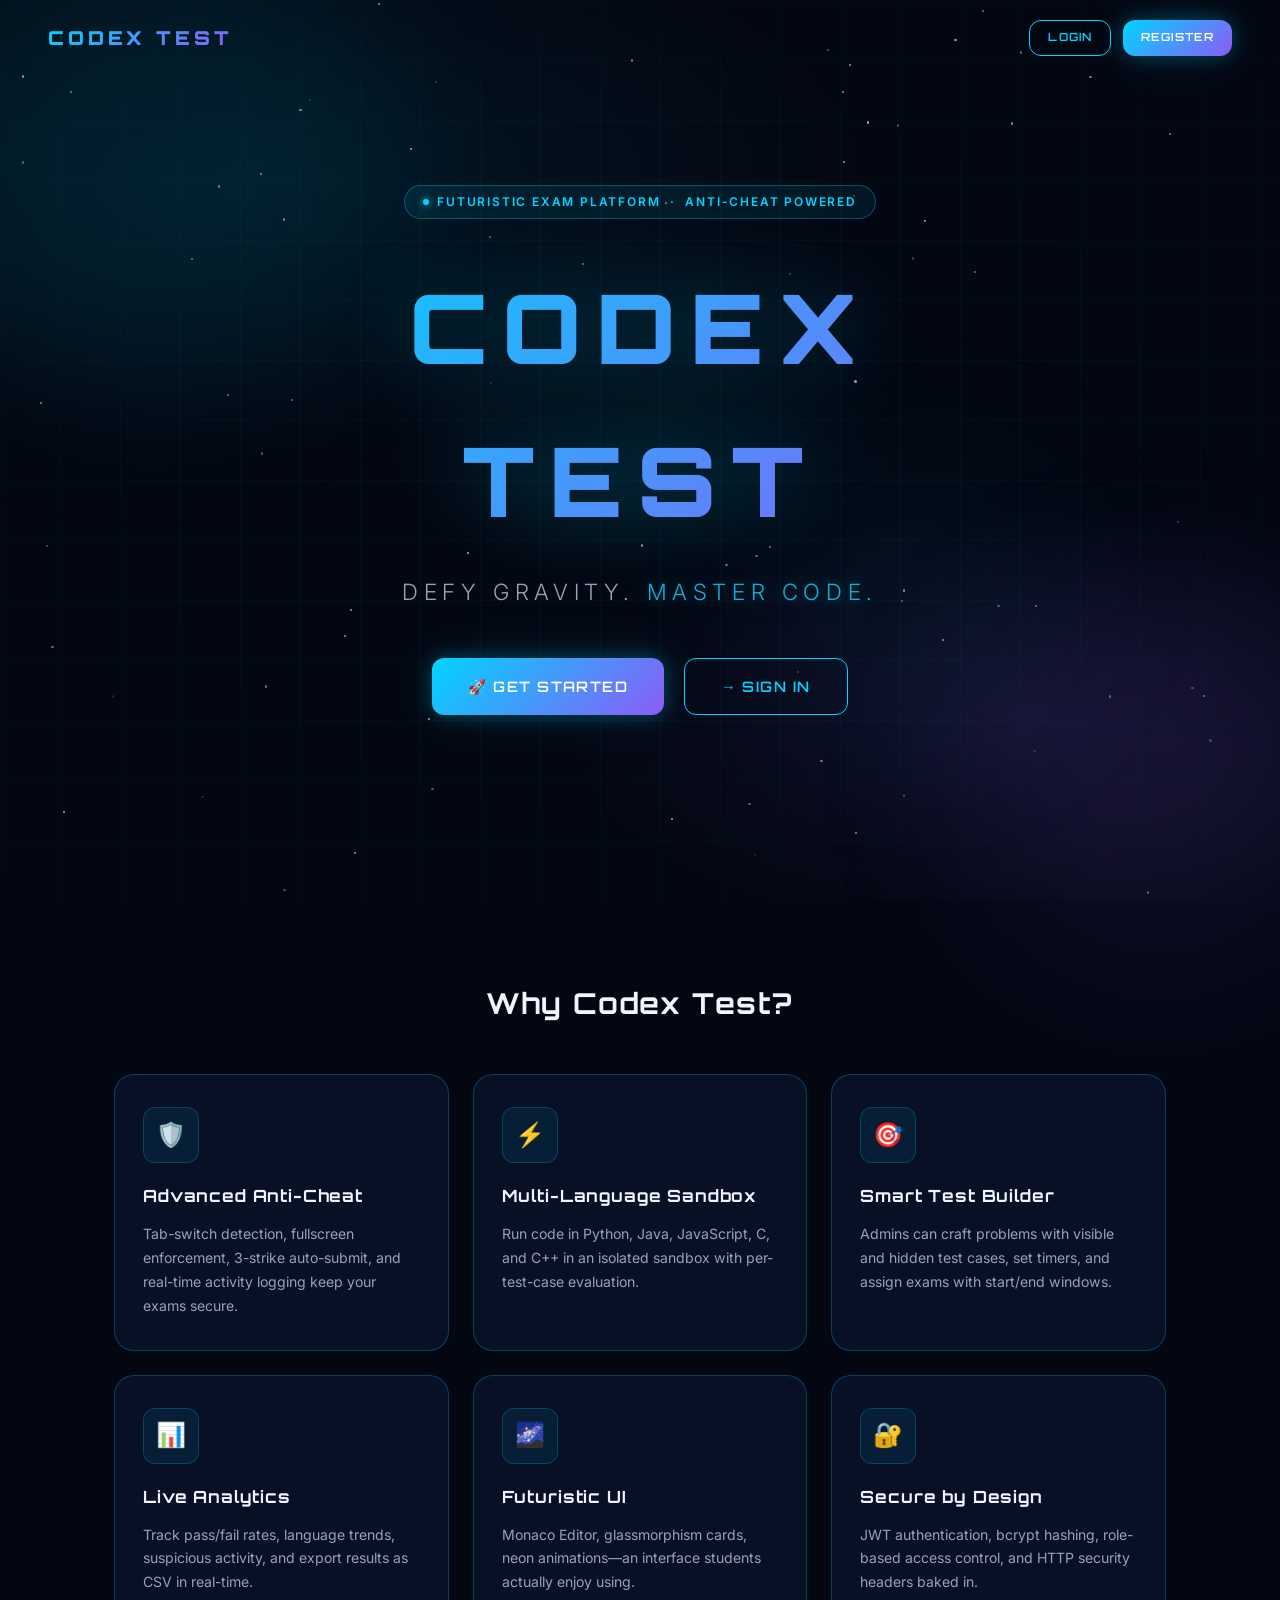
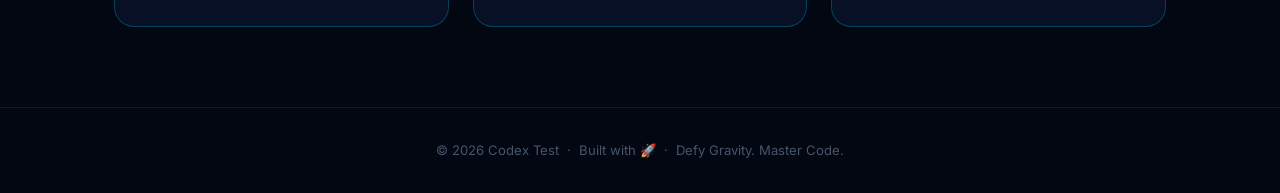
<file: static/index.html>
<!DOCTYPE html>
<html lang="en">

<head>
  <meta charset="UTF-8">
  <meta name="viewport" content="width=device-width, initial-scale=1.0">
  <title>Codex Test — Defy Gravity. Master Code.</title>
  <meta name="description"
    content="Codex Test: The futuristic, secure student coding test platform with advanced anti-cheating.">
  <link rel="stylesheet" href="/static/css/global.css">
  <link rel="stylesheet" href="/static/css/landing.css">
</head>

<body>
  <!-- Background layers -->
  <div class="bg-canvas"></div>
  <div class="grid-overlay"></div>
  <div class="orb orb-1"></div>
  <div class="orb orb-2"></div>
  <div class="orb orb-3"></div>
  <div class="stars" id="stars"></div>

  <!-- Nav -->
  <nav class="nav-landing" id="navbar">
    <span class="topbar-brand">CODEX TEST</span>
    <div style="display:flex;gap:12px;">
      <a href="/login" class="btn btn-outline btn-sm">Login</a>
      <a href="/register" class="btn btn-primary btn-sm">Register</a>
    </div>
  </nav>

  <!-- Toast container -->
  <div id="toast-container"></div>

  <!-- Hero -->
  <section class="hero">
    <div class="hero-content">
      <div class="hero-badge">
        <div class="hero-badge-dot"></div>
        Futuristic Exam Platform &nbsp;·&nbsp; Anti-Cheat Powered
      </div>
      <h1 class="hero-title">CODEX TEST</h1>
      <p class="hero-tagline">Defy Gravity. <span>Master Code.</span></p>
      <div class="hero-cta">
        <a href="/register" class="btn btn-primary btn-lg">🚀 Get Started</a>
        <a href="/login" class="btn btn-outline btn-lg">→ Sign In</a>
      </div>
    </div>
  </section>

  <!-- Features -->
  <section class="features">
    <h2 class="features-title">Why Codex Test?</h2>
    <div class="features-grid">
      <div class="feature-card">
        <div class="feature-icon">🛡️</div>
        <h3>Advanced Anti-Cheat</h3>
        <p>Tab-switch detection, fullscreen enforcement, 3-strike auto-submit, and real-time activity logging keep your
          exams secure.</p>
      </div>
      <div class="feature-card">
        <div class="feature-icon">⚡</div>
        <h3>Multi-Language Sandbox</h3>
        <p>Run code in Python, Java, JavaScript, C, and C++ in an isolated sandbox with per-test-case evaluation.</p>
      </div>
      <div class="feature-card">
        <div class="feature-icon">🎯</div>
        <h3>Smart Test Builder</h3>
        <p>Admins can craft problems with visible and hidden test cases, set timers, and assign exams with start/end
          windows.</p>
      </div>
      <div class="feature-card">
        <div class="feature-icon">📊</div>
        <h3>Live Analytics</h3>
        <p>Track pass/fail rates, language trends, suspicious activity, and export results as CSV in real-time.</p>
      </div>
      <div class="feature-card">
        <div class="feature-icon">🌌</div>
        <h3>Futuristic UI</h3>
        <p>Monaco Editor, glassmorphism cards, neon animations—an interface students actually enjoy using.</p>
      </div>
      <div class="feature-card">
        <div class="feature-icon">🔐</div>
        <h3>Secure by Design</h3>
        <p>JWT authentication, bcrypt hashing, role-based access control, and HTTP security headers baked in.</p>
      </div>
    </div>
  </section>

  <footer class="landing-footer">
    <p>© 2026 Codex Test &nbsp;·&nbsp; Built with 🚀 &nbsp;·&nbsp; Defy Gravity. Master Code.</p>
  </footer>

  <script>
    // Generate stars
    const starsEl = document.getElementById('stars');
    for (let i = 0; i < 80; i++) {
      const s = document.createElement('div');
      s.className = 'star';
      s.style.cssText = `left:${Math.random() * 100}%;top:${Math.random() * 100}%;opacity:${Math.random() * 0.6 + 0.1};animation-delay:${Math.random() * 4}s;animation-duration:${2 + Math.random() * 4}s;width:${Math.random() < 0.8 ? 2 : 3}px;height:${Math.random() < 0.8 ? 2 : 3}px;`;
      starsEl.appendChild(s);
    }
    // Navbar scroll effect
    const nav = document.getElementById('navbar');
    window.addEventListener('scroll', () => nav.classList.toggle('scrolled', window.scrollY > 40));
  </script>
</body>

</html>
</file>
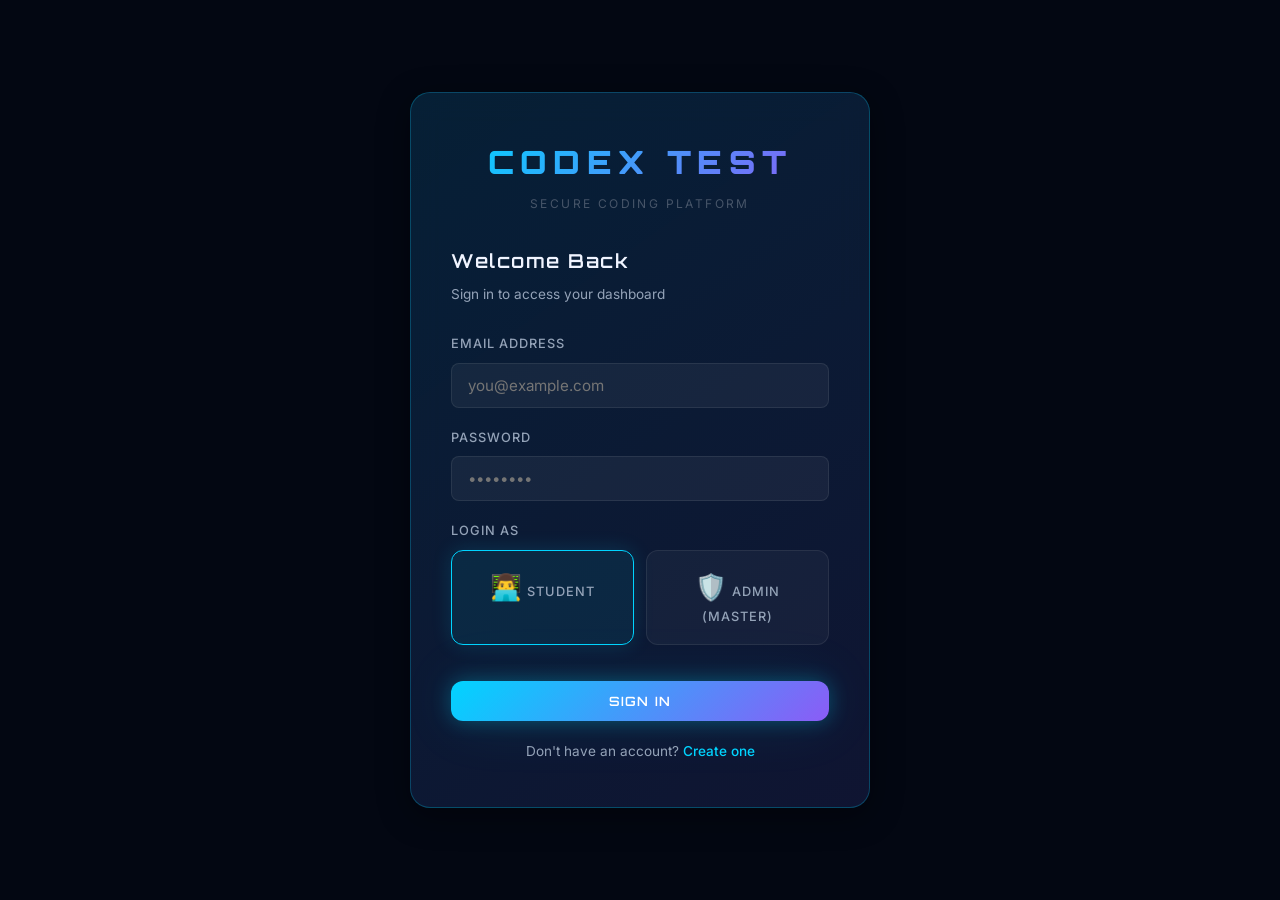
<file: static/login.html>
<!DOCTYPE html>
<html lang="en">

<head>
    <meta charset="UTF-8">
    <meta name="viewport" content="width=device-width, initial-scale=1.0">
    <title>Login — Codex Test</title>
    <link rel="stylesheet" href="/static/css/global.css">
    <link rel="stylesheet" href="/static/css/auth.css">
</head>

<body>
    <div class="orb orb-1" style="position:fixed;z-index:0;"></div>
    <div class="orb orb-2" style="position:fixed;z-index:0;"></div>
    <div class="grid-overlay"
        style="position:fixed;inset:0;z-index:0;pointer-events:none;background-image:linear-gradient(rgba(0,212,255,0.04) 1px,transparent 1px),linear-gradient(90deg,rgba(0,212,255,0.04) 1px,transparent 1px);background-size:60px 60px;">
    </div>
    <div id="toast-container"></div>

    <div class="auth-page">
        <div class="glass-card auth-card">
            <div class="auth-logo">
                <div class="auth-logo-text">CODEX TEST</div>
                <div class="auth-logo-sub">Secure Coding Platform</div>
            </div>
            <h2 class="auth-title">Welcome Back</h2>
            <p class="auth-sub">Sign in to access your dashboard</p>

            <div id="error-msg" class="alert alert-error" style="display:none;"></div>

            <form id="login-form">
                <div class="form-group">
                    <label for="email">Email Address</label>
                    <input type="email" id="email" class="form-control" placeholder="you@example.com" required>
                </div>
                <div class="form-group">
                    <label for="password">Password</label>
                    <input type="password" id="password" class="form-control" placeholder="••••••••" required>
                </div>

                <div class="form-group">
                    <label>Login As</label>
                    <div class="role-selector">
                        <input type="radio" name="login-role" id="login-student" value="student" class="role-option"
                            checked>
                        <label for="login-student" class="role-label">
                            <span class="role-icon">👨‍💻</span>
                            <span>Student</span>
                        </label>
                        <input type="radio" name="login-role" id="login-master" value="master" class="role-option">
                        <label for="login-master" class="role-label">
                            <span class="role-icon">🛡️</span>
                            <span>Admin (Master)</span>
                        </label>
                    </div>
                </div>

                <div class="form-group" id="master-key-group" style="display:none;">
                    <label>🔑 Master Key</label>
                    <input type="password" id="master-key" class="form-control" placeholder="Enter admin master key">
                    <small style="color:var(--text-muted,#888);font-size:0.78rem;margin-top:4px;display:block;">Required
                        for Admin login only.</small>
                </div>

                <button type="submit" class="btn btn-primary" id="login-btn"
                    style="width:100%;justify-content:center;margin-top:8px;">
                    Sign In
                </button>
            </form>

            <div class="auth-link">
                Don't have an account? <a href="/register">Create one</a>
            </div>
        </div>
    </div>

    <script src="/static/js/api.js"></script>
    <script src="/static/js/auth.js"></script>
    <script>
        // Check already logged in
        const token = localStorage.getItem('terv_token');
        const user = JSON.parse(localStorage.getItem('terv_user') || 'null');
        if (token && user) {
            window.location.href = user.role === 'master' ? '/admin/dashboard' : '/student/dashboard';
        }

        // Show/hide master key field based on role selection
        document.querySelectorAll('input[name="login-role"]').forEach(radio => {
            radio.addEventListener('change', () => {
                const masterKeyGroup = document.getElementById('master-key-group');
                const masterKeyInput = document.getElementById('master-key');
                if (radio.value === 'master' && radio.checked) {
                    masterKeyGroup.style.display = 'block';
                    masterKeyInput.required = true;
                } else if (radio.checked) {
                    masterKeyGroup.style.display = 'none';
                    masterKeyInput.required = false;
                    masterKeyInput.value = '';
                }
            });
        });

        document.getElementById('login-form').addEventListener('submit', async (e) => {
            e.preventDefault();
            const btn = document.getElementById('login-btn');
            btn.disabled = true; btn.innerHTML = '<span class="spinner"></span> Signing in…';
            const err = document.getElementById('error-msg');
            err.style.display = 'none';
            const selectedRole = document.querySelector('input[name="login-role"]:checked').value;
            const payload = {
                email: document.getElementById('email').value,
                password: document.getElementById('password').value
            };
            if (selectedRole === 'master') {
                payload.master_key = document.getElementById('master-key').value;
            }
            try {
                const data = await API.post('/api/auth/login', payload);
                localStorage.setItem('terv_token', data.token);
                localStorage.setItem('terv_user', JSON.stringify(data.user));
                window.location.href = data.user.role === 'master' ? '/admin/dashboard' : '/student/dashboard';
            } catch (ex) {
                err.textContent = ex.message || 'Login failed';
                err.style.display = 'block';
                btn.disabled = false; btn.textContent = 'Sign In';
            }
        });
    </script>
</body>

</html>
</file>
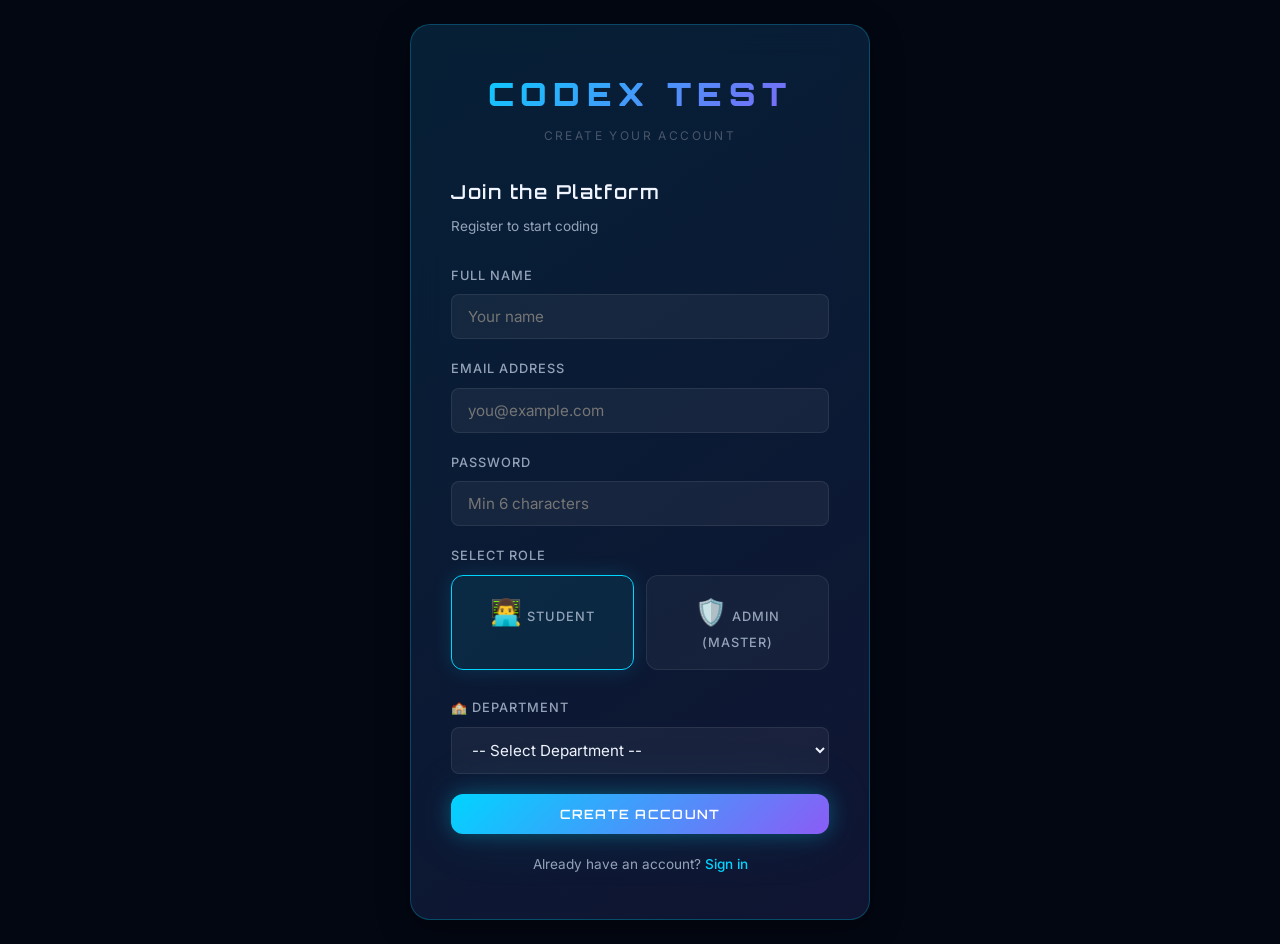
<file: static/register.html>
<!DOCTYPE html>
<html lang="en">

<head>
    <meta charset="UTF-8">
    <meta name="viewport" content="width=device-width, initial-scale=1.0">
    <title>Register — Codex Test</title>
    <link rel="stylesheet" href="/static/css/global.css">
    <link rel="stylesheet" href="/static/css/auth.css">
</head>

<body>
    <div class="orb orb-1" style="position:fixed;z-index:0;"></div>
    <div class="orb orb-2" style="position:fixed;z-index:0;"></div>
    <div class="grid-overlay"
        style="position:fixed;inset:0;z-index:0;pointer-events:none;background-image:linear-gradient(rgba(0,212,255,0.04) 1px,transparent 1px),linear-gradient(90deg,rgba(0,212,255,0.04) 1px,transparent 1px);background-size:60px 60px;">
    </div>
    <div id="toast-container"></div>

    <div class="auth-page">
        <div class="glass-card auth-card">
            <div class="auth-logo">
                <div class="auth-logo-text">CODEX TEST</div>
                <div class="auth-logo-sub">Create Your Account</div>
            </div>
            <h2 class="auth-title">Join the Platform</h2>
            <p class="auth-sub">Register to start coding</p>

            <div id="error-msg" class="alert alert-error" style="display:none;"></div>

            <form id="register-form">
                <div class="form-group">
                    <label>Full Name</label>
                    <input type="text" id="name" class="form-control" placeholder="Your name" required>
                </div>
                <div class="form-group">
                    <label>Email Address</label>
                    <input type="email" id="email" class="form-control" placeholder="you@example.com" required>
                </div>
                <div class="form-group">
                    <label>Password</label>
                    <input type="password" id="password" class="form-control" placeholder="Min 6 characters" required>
                </div>

                <div class="form-group">
                    <label>Select Role</label>
                    <div class="role-selector">
                        <input type="radio" name="role" id="role-student" value="student" class="role-option" checked>
                        <label for="role-student" class="role-label">
                            <span class="role-icon">👨‍💻</span>
                            <span>Student</span>
                        </label>
                        <input type="radio" name="role" id="role-master" value="master" class="role-option">
                        <label for="role-master" class="role-label">
                            <span class="role-icon">🛡️</span>
                            <span>Admin (Master)</span>
                        </label>
                    </div>
                </div>

                <div class="form-group" id="department-group" style="display:none;">
                    <label>🏫 Department</label>
                    <select id="department" class="form-control">
                        <option value="">-- Select Department --</option>
                        <option value="AI&DS">AI&DS</option>
                        <option value="CSE">CSE</option>
                        <option value="CYBER">CYBER</option>
                        <option value="CSBS">CSBS</option>
                        <option value="IT">IT</option>
                        <option value="AI&ML">AI&ML</option>
                    </select>
                </div>

                <div class="form-group" id="master-key-group" style="display:none;">
                    <label>🔑 Master Key</label>
                    <input type="password" id="master-key" class="form-control" placeholder="Enter admin master key">
                    <small style="color:var(--text-muted,#888);font-size:0.78rem;margin-top:4px;display:block;">Required
                        for Admin registration only.</small>
                </div>

                <button type="submit" class="btn btn-primary" id="reg-btn" style="width:100%;justify-content:center;">
                    Create Account
                </button>
            </form>

            <div class="auth-link">
                Already have an account? <a href="/login">Sign in</a>
            </div>
        </div>
    </div>

    <script src="/static/js/api.js"></script>
    <script>
        const token = localStorage.getItem('terv_token');
        const user = JSON.parse(localStorage.getItem('terv_user') || 'null');
        if (token && user) {
            window.location.href = user.role === 'master' ? '/admin/dashboard' : '/student/dashboard';
        }

        // Show/hide master key field based on role selection
        document.querySelectorAll('input[name="role"]').forEach(radio => {
            radio.addEventListener('change', () => {
                const masterKeyGroup = document.getElementById('master-key-group');
                const masterKeyInput = document.getElementById('master-key');
                const departmentGroup = document.getElementById('department-group');
                const departmentSelect = document.getElementById('department');
                if (radio.value === 'master' && radio.checked) {
                    masterKeyGroup.style.display = 'block';
                    masterKeyInput.required = true;
                    departmentGroup.style.display = 'none';
                    departmentSelect.required = false;
                    departmentSelect.value = '';
                } else if (radio.value === 'student' && radio.checked) {
                    masterKeyGroup.style.display = 'none';
                    masterKeyInput.required = false;
                    masterKeyInput.value = '';
                    departmentGroup.style.display = 'block';
                    departmentSelect.required = true;
                }
            });
        });

        // Show department by default (student is default role)
        document.getElementById('department-group').style.display = 'block';
        document.getElementById('department').required = true;

        document.getElementById('register-form').addEventListener('submit', async (e) => {
            e.preventDefault();
            const btn = document.getElementById('reg-btn');
            btn.disabled = true; btn.innerHTML = '<span class="spinner"></span> Creating…';
            const err = document.getElementById('error-msg'); err.style.display = 'none';
            const role = document.querySelector('input[name="role"]:checked').value;
            const payload = {
                name: document.getElementById('name').value,
                email: document.getElementById('email').value,
                password: document.getElementById('password').value,
                role
            };
            if (role === 'master') {
                payload.master_key = document.getElementById('master-key').value;
            }
            if (role === 'student') {
                payload.department = document.getElementById('department').value;
            }
            try {
                const data = await API.post('/api/auth/register', payload);
                localStorage.setItem('terv_token', data.token);
                localStorage.setItem('terv_user', JSON.stringify(data.user));
                window.location.href = data.user.role === 'master' ? '/admin/dashboard' : '/student/dashboard';
            } catch (ex) {
                err.textContent = ex.message || 'Registration failed';
                err.style.display = 'block';
                btn.disabled = false; btn.textContent = 'Create Account';
            }
        });
    </script>
</body>

</html>
</file>
<file: static/css/global.css>
/* ===== CODEX TEST — GLOBAL DESIGN SYSTEM ===== */
@import url('https://fonts.googleapis.com/css2?family=Orbitron:wght@400;600;700;900&family=Inter:wght@300;400;500;600;700&family=Fira+Code:wght@400;500&display=swap');

/* ── CSS Variables ── */
:root {
  --neon-blue: #00d4ff;
  --neon-purple: #8b5cf6;
  --neon-cyan: #06b6d4;
  --neon-pink: #f472b6;
  --neon-green: #10b981;

  --bg-void: #030712;
  --bg-dark: #0a0f1e;
  --bg-card: rgba(10, 20, 45, 0.75);
  --bg-card-hover: rgba(15, 30, 65, 0.9);
  --bg-glass: rgba(255, 255, 255, 0.04);

  --border-glow: rgba(0, 212, 255, 0.25);
  --border-subtle: rgba(255, 255, 255, 0.08);

  --text-primary: #f0f4ff;
  --text-secondary: #94a3b8;
  --text-muted: #475569;

  --gradient-primary: linear-gradient(135deg, #00d4ff 0%, #8b5cf6 100%);
  --gradient-card: linear-gradient(145deg, rgba(0, 212, 255, 0.08) 0%, rgba(139, 92, 246, 0.06) 100%);
  --gradient-glow-blue: radial-gradient(ellipse at 50% 0%, rgba(0, 212, 255, 0.15) 0%, transparent 70%);
  --gradient-glow-purple: radial-gradient(ellipse at 50% 0%, rgba(139, 92, 246, 0.15) 0%, transparent 70%);

  --shadow-neon-blue: 0 0 20px rgba(0, 212, 255, 0.3), 0 0 60px rgba(0, 212, 255, 0.1);
  --shadow-neon-purple: 0 0 20px rgba(139, 92, 246, 0.3), 0 0 60px rgba(139, 92, 246, 0.1);
  --shadow-card: 0 8px 32px rgba(0, 0, 0, 0.4);

  --radius-sm: 8px;
  --radius-md: 12px;
  --radius-lg: 20px;
  --radius-xl: 28px;

  --font-display: 'Orbitron', sans-serif;
  --font-body: 'Inter', sans-serif;
  --font-code: 'Fira Code', monospace;

  --transition: 0.3s cubic-bezier(0.4, 0, 0.2, 1);
  --transition-fast: 0.15s ease;
}

/* ── Reset ── */
*,
*::before,
*::after {
  box-sizing: border-box;
  margin: 0;
  padding: 0;
}

html {
  scroll-behavior: smooth;
}

body {
  font-family: var(--font-body);
  background: var(--bg-void);
  color: var(--text-primary);
  min-height: 100vh;
  line-height: 1.6;
  -webkit-font-smoothing: antialiased;
}

/* ── Scrollbar ── */
::-webkit-scrollbar {
  width: 6px;
}

::-webkit-scrollbar-track {
  background: var(--bg-dark);
}

::-webkit-scrollbar-thumb {
  background: var(--neon-blue);
  border-radius: 3px;
}

/* ── Typography ── */
h1,
h2,
h3,
h4 {
  font-family: var(--font-display);
  letter-spacing: 0.05em;
}

/* ── Glass Card ── */
.glass-card {
  background: var(--bg-card);
  backdrop-filter: blur(16px);
  -webkit-backdrop-filter: blur(16px);
  border: 1px solid var(--border-glow);
  border-radius: var(--radius-lg);
  box-shadow: var(--shadow-card);
  background-image: var(--gradient-card);
}

/* ── Buttons ── */
.btn {
  display: inline-flex;
  align-items: center;
  gap: 8px;
  padding: 12px 28px;
  border: none;
  border-radius: var(--radius-md);
  font-family: var(--font-display);
  font-size: 0.8rem;
  font-weight: 600;
  letter-spacing: 0.1em;
  text-transform: uppercase;
  text-decoration: none;
  cursor: pointer;
  transition: var(--transition);
  white-space: nowrap;
}

.btn-primary {
  background: var(--gradient-primary);
  color: #fff;
  box-shadow: var(--shadow-neon-blue);
}

.btn-primary:hover {
  transform: translateY(-2px) scale(1.02);
  box-shadow: 0 0 40px rgba(0, 212, 255, 0.5), 0 0 80px rgba(139, 92, 246, 0.2);
}

.btn-outline {
  background: transparent;
  border: 1px solid var(--neon-blue);
  color: var(--neon-blue);
}

.btn-outline:hover {
  background: rgba(0, 212, 255, 0.1);
  box-shadow: var(--shadow-neon-blue);
  transform: translateY(-2px);
}

.btn-danger {
  background: linear-gradient(135deg, #ef4444, #dc2626);
  color: #fff;
}

.btn-danger:hover {
  transform: translateY(-2px);
  box-shadow: 0 0 20px rgba(239, 68, 68, 0.4);
}

.btn-sm {
  padding: 8px 18px;
  font-size: 0.7rem;
}

.btn-lg {
  padding: 16px 36px;
  font-size: 0.9rem;
}

/* ── Form Inputs ── */
.form-group {
  margin-bottom: 20px;
}

.form-group label {
  display: block;
  margin-bottom: 8px;
  font-size: 0.8rem;
  font-weight: 500;
  color: var(--text-secondary);
  text-transform: uppercase;
  letter-spacing: 0.08em;
}

.form-control {
  width: 100%;
  padding: 12px 16px;
  background: rgba(255, 255, 255, 0.05);
  border: 1px solid var(--border-subtle);
  border-radius: var(--radius-sm);
  color: var(--text-primary);
  font-family: var(--font-body);
  font-size: 0.95rem;
  transition: var(--transition);
  outline: none;
}

.form-control:focus {
  border-color: var(--neon-blue);
  box-shadow: 0 0 0 3px rgba(0, 212, 255, 0.15);
  background: rgba(0, 212, 255, 0.05);
}

.form-control option {
  background: var(--bg-dark);
}

textarea.form-control {
  resize: vertical;
  min-height: 100px;
}

/* ── Nav/Sidebar ── */
.topbar {
  position: fixed;
  top: 0;
  left: 0;
  right: 0;
  z-index: 100;
  display: flex;
  align-items: center;
  justify-content: space-between;
  padding: 0 32px;
  height: 64px;
  background: rgba(3, 7, 18, 0.85);
  backdrop-filter: blur(20px);
  border-bottom: 1px solid var(--border-glow);
}

.topbar-brand {
  font-family: var(--font-display);
  font-size: 1.2rem;
  font-weight: 900;
  background: var(--gradient-primary);
  -webkit-background-clip: text;
  -webkit-text-fill-color: transparent;
  background-clip: text;
  letter-spacing: 0.2em;
  text-decoration: none;
}

.topbar-nav {
  display: flex;
  align-items: center;
  gap: 16px;
}

/* ── Badge ── */
.badge {
  display: inline-flex;
  align-items: center;
  padding: 3px 10px;
  border-radius: 20px;
  font-size: 0.7rem;
  font-weight: 600;
}

.badge-success {
  background: rgba(16, 185, 129, 0.15);
  color: var(--neon-green);
  border: 1px solid rgba(16, 185, 129, 0.3);
}

.badge-danger {
  background: rgba(239, 68, 68, 0.15);
  color: #ef4444;
  border: 1px solid rgba(239, 68, 68, 0.3);
}

.badge-warn {
  background: rgba(245, 158, 11, 0.15);
  color: #f59e0b;
  border: 1px solid rgba(245, 158, 11, 0.3);
}

.badge-info {
  background: rgba(0, 212, 255, 0.15);
  color: var(--neon-blue);
  border: 1px solid rgba(0, 212, 255, 0.3);
}

/* ── Stat Card ── */
.stat-card {
  padding: 24px;
  display: flex;
  flex-direction: column;
  gap: 8px;
}

.stat-card .stat-value {
  font-family: var(--font-display);
  font-size: 2.2rem;
  font-weight: 700;
  background: var(--gradient-primary);
  -webkit-background-clip: text;
  -webkit-text-fill-color: transparent;
  background-clip: text;
}

.stat-card .stat-label {
  font-size: 0.75rem;
  color: var(--text-secondary);
  text-transform: uppercase;
  letter-spacing: 0.1em;
}

/* ── Table ── */
.data-table {
  width: 100%;
  border-collapse: collapse;
}

.data-table th {
  padding: 12px 16px;
  text-align: left;
  font-size: 0.72rem;
  font-weight: 600;
  color: var(--text-muted);
  text-transform: uppercase;
  letter-spacing: 0.1em;
  border-bottom: 1px solid var(--border-subtle);
}

.data-table td {
  padding: 14px 16px;
  font-size: 0.88rem;
  border-bottom: 1px solid rgba(255, 255, 255, 0.04);
  transition: var(--transition-fast);
}

.data-table tr:hover td {
  background: rgba(0, 212, 255, 0.04);
}

/* ── Grid helpers ── */
.grid-2 {
  display: grid;
  grid-template-columns: 1fr 1fr;
  gap: 20px;
}

.grid-3 {
  display: grid;
  grid-template-columns: repeat(3, 1fr);
  gap: 20px;
}

.grid-4 {
  display: grid;
  grid-template-columns: repeat(4, 1fr);
  gap: 20px;
}

/* ── Alert / Toast ── */
.alert {
  padding: 14px 18px;
  border-radius: var(--radius-md);
  margin-bottom: 16px;
  font-size: 0.88rem;
  border: 1px solid transparent;
}

.alert-error {
  background: rgba(239, 68, 68, 0.1);
  border-color: rgba(239, 68, 68, 0.3);
  color: #fca5a5;
}

.alert-success {
  background: rgba(16, 185, 129, 0.1);
  border-color: rgba(16, 185, 129, 0.3);
  color: #6ee7b7;
}

.alert-warn {
  background: rgba(245, 158, 11, 0.1);
  border-color: rgba(245, 158, 11, 0.3);
  color: #fcd34d;
}

/* ── Toast Popup ── */
#toast-container {
  position: fixed;
  top: 80px;
  right: 24px;
  z-index: 9999;
  display: flex;
  flex-direction: column;
  gap: 10px;
  max-width: 340px;
}

.toast {
  padding: 14px 20px;
  border-radius: var(--radius-md);
  background: var(--bg-card);
  backdrop-filter: blur(16px);
  border: 1px solid var(--border-glow);
  font-size: 0.875rem;
  font-weight: 500;
  animation: slideIn 0.3s ease;
  box-shadow: var(--shadow-card);
}

.toast.warn {
  border-color: rgba(245, 158, 11, 0.5);
  color: #fcd34d;
}

.toast.error {
  border-color: rgba(239, 68, 68, 0.5);
  color: #fca5a5;
}

.toast.success {
  border-color: rgba(16, 185, 129, 0.5);
  color: #6ee7b7;
}

@keyframes slideIn {
  from {
    transform: translateX(110%);
    opacity: 0;
  }

  to {
    transform: translateX(0);
    opacity: 1;
  }
}

/* ── Modal Overlay ── */
.modal-overlay {
  position: fixed;
  inset: 0;
  z-index: 1000;
  background: rgba(0, 0, 0, 0.75);
  backdrop-filter: blur(8px);
  display: flex;
  align-items: center;
  justify-content: center;
  animation: fadeIn 0.2s ease;
}

.modal-box {
  width: 90%;
  max-width: 540px;
  padding: 32px;
  animation: scaleIn 0.3s ease;
}

@keyframes fadeIn {
  from {
    opacity: 0;
  }

  to {
    opacity: 1;
  }
}

@keyframes scaleIn {
  from {
    transform: scale(0.9);
    opacity: 0;
  }

  to {
    transform: scale(1);
    opacity: 1;
  }
}

/* ── Neon HR ── */
.neon-divider {
  border: none;
  height: 1px;
  background: linear-gradient(90deg, transparent, var(--neon-blue), var(--neon-purple), transparent);
  margin: 24px 0;
}

/* ── Spinner ── */
.spinner {
  width: 20px;
  height: 20px;
  border-radius: 50%;
  border: 2px solid rgba(255, 255, 255, 0.15);
  border-top-color: var(--neon-blue);
  animation: spin 0.7s linear infinite;
  display: inline-block;
}

@keyframes spin {
  to {
    transform: rotate(360deg);
  }
}

/* ── Table Responsive Wrapper ── */
.table-wrap {
  overflow-x: auto;
  -webkit-overflow-scrolling: touch;
}

/* ── Utility ── */
.mobile-only {
  display: none;
}

.desktop-only {
  display: block;
}

/* ── Responsive ── */
@media (max-width: 1024px) {
  .grid-4 {
    grid-template-columns: 1fr 1fr;
  }
}

@media (max-width: 768px) {
  .grid-2 {
    grid-template-columns: 1fr;
  }

  .grid-3 {
    grid-template-columns: 1fr;
  }

  .grid-4 {
    grid-template-columns: 1fr 1fr;
  }

  .topbar {
    padding: 0 16px;
  }

  .mobile-only {
    display: block;
  }

  .desktop-only {
    display: none;
  }
}

@media (max-width: 480px) {
  .grid-4 {
    grid-template-columns: 1fr;
  }

  .btn {
    padding: 10px 18px;
    font-size: 0.75rem;
  }

  .btn-sm {
    padding: 7px 14px;
    font-size: 0.68rem;
  }
}
</file>
<file: static/css/landing.css>
/* ===== LANDING PAGE ===== */
.hero {
    position: relative;
    min-height: 100vh;
    overflow: hidden;
    display: flex;
    flex-direction: column;
    align-items: center;
    justify-content: center;
    text-align: center;
    padding: 0 24px;
}

/* Animated background */
.bg-canvas {
    position: fixed;
    inset: 0;
    z-index: 0;
    background: var(--bg-void);
}

.bg-canvas::before {
    content: '';
    position: absolute;
    inset: 0;
    background:
        radial-gradient(ellipse 80% 50% at 20% 20%, rgba(0, 212, 255, 0.08) 0%, transparent 60%),
        radial-gradient(ellipse 60% 40% at 80% 80%, rgba(139, 92, 246, 0.1) 0%, transparent 60%),
        radial-gradient(ellipse 40% 30% at 50% 50%, rgba(6, 182, 212, 0.05) 0%, transparent 50%);
}

/* Floating orbs */
.orb {
    position: fixed;
    border-radius: 50%;
    filter: blur(80px);
    pointer-events: none;
    z-index: 0;
}

.orb-1 {
    width: 500px;
    height: 500px;
    top: -100px;
    left: -100px;
    background: rgba(0, 212, 255, 0.06);
    animation: float1 12s ease-in-out infinite;
}

.orb-2 {
    width: 400px;
    height: 400px;
    bottom: -80px;
    right: -80px;
    background: rgba(139, 92, 246, 0.08);
    animation: float2 10s ease-in-out infinite;
}

.orb-3 {
    width: 300px;
    height: 300px;
    top: 50%;
    left: 60%;
    background: rgba(6, 182, 212, 0.05);
    animation: float3 14s ease-in-out infinite;
}

@keyframes float1 {

    0%,
    100% {
        transform: translate(0, 0) scale(1)
    }

    50% {
        transform: translate(60px, 40px) scale(1.1)
    }
}

@keyframes float2 {

    0%,
    100% {
        transform: translate(0, 0)
    }

    50% {
        transform: translate(-40px, -30px) scale(1.05)
    }
}

@keyframes float3 {

    0%,
    100% {
        transform: translate(0, 0)
    }

    33% {
        transform: translate(30px, -20px)
    }

    66% {
        transform: translate(-20px, 30px)
    }
}

/* Grid overlay */
.grid-overlay {
    position: fixed;
    inset: 0;
    z-index: 0;
    pointer-events: none;
    background-image:
        linear-gradient(rgba(0, 212, 255, 0.04) 1px, transparent 1px),
        linear-gradient(90deg, rgba(0, 212, 255, 0.04) 1px, transparent 1px);
    background-size: 60px 60px;
    mask-image: radial-gradient(ellipse 80% 80% at 50% 50%, #000 40%, transparent 100%);
}

/* Star particles */
.stars {
    position: fixed;
    inset: 0;
    z-index: 0;
    pointer-events: none;
}

.star {
    position: absolute;
    width: 2px;
    height: 2px;
    background: #fff;
    border-radius: 50%;
    animation: twinkle 3s ease-in-out infinite;
}

@keyframes twinkle {

    0%,
    100% {
        opacity: 0.2
    }

    50% {
        opacity: 1
    }
}

/* Hero content */
.hero-content {
    position: relative;
    z-index: 10;
    max-width: 800px;
}

.hero-badge {
    display: inline-flex;
    align-items: center;
    gap: 8px;
    padding: 6px 18px;
    border-radius: 20px;
    margin-bottom: 32px;
    background: rgba(0, 212, 255, 0.08);
    border: 1px solid rgba(0, 212, 255, 0.3);
    font-size: 0.75rem;
    font-weight: 600;
    letter-spacing: 0.15em;
    text-transform: uppercase;
    color: var(--neon-blue);
}

.hero-badge-dot {
    width: 6px;
    height: 6px;
    border-radius: 50%;
    background: var(--neon-blue);
    animation: pulse-dot 1.5s ease-in-out infinite;
    box-shadow: 0 0 8px var(--neon-blue);
}

@keyframes pulse-dot {

    0%,
    100% {
        opacity: 1;
        transform: scale(1)
    }

    50% {
        opacity: 0.5;
        transform: scale(0.8)
    }
}

.hero-title {
    font-family: var(--font-display);
    font-size: clamp(3rem, 8vw, 6rem);
    font-weight: 900;
    letter-spacing: 0.15em;
    margin-bottom: 16px;
    background: var(--gradient-primary);
    -webkit-background-clip: text;
    -webkit-text-fill-color: transparent;
    background-clip: text;
    text-shadow: none;
    filter: drop-shadow(0 0 40px rgba(0, 212, 255, 0.3));
    animation: heroGlow 3s ease-in-out infinite alternate;
}

@keyframes heroGlow {
    from {
        filter: drop-shadow(0 0 30px rgba(0, 212, 255, 0.2));
    }

    to {
        filter: drop-shadow(0 0 60px rgba(139, 92, 246, 0.4));
    }
}

.hero-tagline {
    font-size: clamp(1rem, 2.5vw, 1.4rem);
    color: var(--text-secondary);
    font-weight: 300;
    letter-spacing: 0.25em;
    text-transform: uppercase;
    margin-bottom: 48px;
}

.hero-tagline span {
    color: var(--neon-cyan);
    text-shadow: 0 0 20px rgba(6, 182, 212, 0.5);
}

.hero-cta {
    display: flex;
    gap: 20px;
    justify-content: center;
    flex-wrap: wrap;
}

/* Feature strip */
.features {
    position: relative;
    z-index: 10;
    padding: 80px 24px;
    max-width: 1100px;
    margin: 0 auto;
}

.features-title {
    text-align: center;
    margin-bottom: 48px;
    font-family: var(--font-display);
    font-size: 1.8rem;
    font-weight: 700;
    color: var(--text-primary);
}

.features-grid {
    display: grid;
    grid-template-columns: repeat(auto-fit, minmax(280px, 1fr));
    gap: 24px;
}

.feature-card {
    padding: 32px 28px;
    border-radius: var(--radius-lg);
    background: var(--bg-card);
    border: 1px solid var(--border-glow);
    backdrop-filter: blur(12px);
    transition: var(--transition);
    cursor: default;
}

.feature-card:hover {
    transform: translateY(-8px);
    border-color: var(--neon-blue);
    box-shadow: var(--shadow-neon-blue);
}

.feature-icon {
    width: 56px;
    height: 56px;
    border-radius: var(--radius-md);
    display: flex;
    align-items: center;
    justify-content: center;
    font-size: 1.5rem;
    margin-bottom: 20px;
    background: rgba(0, 212, 255, 0.08);
    border: 1px solid rgba(0, 212, 255, 0.2);
}

.feature-card h3 {
    font-size: 1.05rem;
    margin-bottom: 12px;
    color: var(--text-primary);
}

.feature-card p {
    font-size: 0.88rem;
    color: var(--text-secondary);
    line-height: 1.7;
}

/* Footer */
.landing-footer {
    position: relative;
    z-index: 10;
    text-align: center;
    padding: 32px;
    border-top: 1px solid var(--border-subtle);
    color: var(--text-muted);
    font-size: 0.82rem;
}

/* Nav bar transparent for landing */
.nav-landing {
    position: fixed;
    top: 0;
    left: 0;
    right: 0;
    z-index: 100;
    display: flex;
    align-items: center;
    justify-content: space-between;
    padding: 20px 48px;
    background: transparent;
}

.nav-landing.scrolled {
    background: rgba(3, 7, 18, 0.9);
    backdrop-filter: blur(20px);
    border-bottom: 1px solid var(--border-glow);
    padding: 14px 48px;
    transition: all 0.3s ease;
}

@media (max-width: 640px) {
    .nav-landing {
        padding: 16px 20px;
    }

    .hero-cta {
        flex-direction: column;
        align-items: center;
    }
}
</file>
<file: static/css/auth.css>
/* ===== AUTH PAGES ===== */
.auth-page {
    min-height: 100vh;
    display: flex;
    align-items: center;
    justify-content: center;
    padding: 24px;
    position: relative;
    overflow: hidden;
    background: var(--bg-void);
}

.auth-card {
    width: 100%;
    max-width: 460px;
    padding: 44px 40px;
    position: relative;
    z-index: 10;
}

.auth-logo {
    text-align: center;
    margin-bottom: 32px;
}

.auth-logo-text {
    font-family: var(--font-display);
    font-size: 2rem;
    font-weight: 900;
    letter-spacing: 0.2em;
    background: var(--gradient-primary);
    -webkit-background-clip: text;
    -webkit-text-fill-color: transparent;
    background-clip: text;
}

.auth-logo-sub {
    font-size: 0.75rem;
    color: var(--text-muted);
    letter-spacing: 0.2em;
    text-transform: uppercase;
    margin-top: 6px;
}

.auth-title {
    font-family: var(--font-display);
    font-size: 1.2rem;
    font-weight: 600;
    margin-bottom: 8px;
    color: var(--text-primary);
    letter-spacing: 0.08em;
}

.auth-sub {
    font-size: 0.85rem;
    color: var(--text-secondary);
    margin-bottom: 28px;
}

.role-selector {
    display: grid;
    grid-template-columns: 1fr 1fr;
    gap: 12px;
    margin-bottom: 20px;
}

.role-option {
    display: none;
}

.role-label {
    display: flex;
    flex-direction: column;
    align-items: center;
    gap: 8px;
    padding: 16px 12px;
    border-radius: var(--radius-md);
    cursor: pointer;
    border: 1.5px solid var(--border-subtle);
    background: var(--bg-glass);
    transition: var(--transition);
    font-size: 0.82rem;
    font-weight: 500;
    text-align: center;
}

.role-label .role-icon {
    font-size: 1.6rem;
}

.role-option:checked+.role-label {
    border-color: var(--neon-blue);
    background: rgba(0, 212, 255, 0.08);
    box-shadow: 0 0 20px rgba(0, 212, 255, 0.15);
}

.auth-link {
    font-size: 0.85rem;
    color: var(--text-secondary);
    text-align: center;
    margin-top: 20px;
}

.auth-link a {
    color: var(--neon-blue);
    text-decoration: none;
    font-weight: 500;
}

.auth-link a:hover {
    text-decoration: underline;
}
</file>
